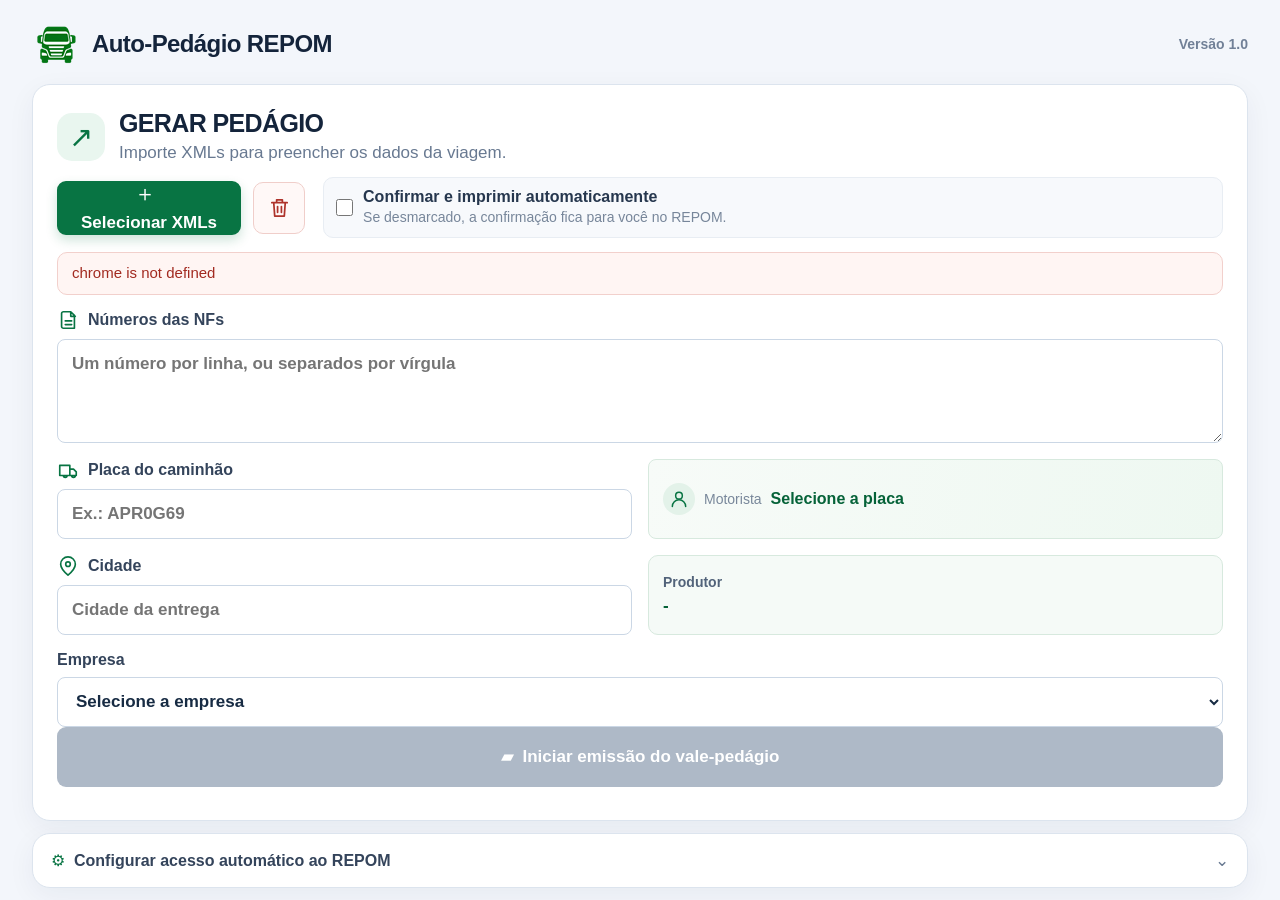
<file: auto-pedagio/app/index.html>
<!doctype html>
<html lang="pt-BR">
<head>
  <meta charset="utf-8">
  <meta name="viewport" content="width=device-width, initial-scale=1">
  <title>Auto-Pedágio REPOM</title>
  <link rel="stylesheet" href="app.css">
</head>
<body>
  <main class="app-shell">
    <header class="topbar">
      <img class="brand-icon" src="../icon/icon-48.png" alt="">
      <h1>Auto-Pedágio REPOM</h1>
      <span class="version-label">Versão 1.0</span>
    </header>

    <section class="panel form-panel">
      <div class="form-intro">
        <div class="form-intro-copy">
          <span class="trip-icon" aria-hidden="true">↗</span>
          <div><h2>GERAR PEDÁGIO</h2><p>Importe XMLs para preencher os dados da viagem.</p></div>
        </div>
        <input id="xmlInput" type="file" accept=".xml,text/xml,application/xml" multiple hidden>
      </div>

      <div class="form-actions">
        <label class="upload-button" for="xmlInput"><span aria-hidden="true">＋</span> Selecionar XMLs</label>
        <button id="btnLimpar" class="clear-button" type="button" aria-label="Limpar formulário" title="Limpar formulário">
          <svg viewBox="0 0 24 24" aria-hidden="true"><path d="M4 7h16M10 11v6m4-6v6M6 7l1 14h10l1-14M9 7V4h6v3"/></svg>
        </button>
        <label class="confirm-option"><input id="autoConfirmar" type="checkbox"><span><strong>Confirmar e imprimir automaticamente</strong><small>Se desmarcado, a confirmação fica para você no REPOM.</small></span></label>
      </div>

      <div id="status" class="status" aria-live="polite">Nenhuma viagem carregada.</div>

      <label class="notes-field">
        <span class="field-label"><svg viewBox="0 0 24 24" aria-hidden="true"><path d="M7 3h8l4 4v14H7a2 2 0 0 1-2-2V5a2 2 0 0 1 2-2Zm8 0v5h5M9 13h7m-7 4h7"/></svg>Números das NFs</span>
        <textarea id="notas" rows="3" placeholder="Um número por linha, ou separados por vírgula" required></textarea>
      </label>

      <div class="field-grid">
        <label><span class="field-label"><svg viewBox="0 0 24 24" aria-hidden="true"><path d="M3 7h11v11H3zM14 11h4l3 3v4h-7zM7 18a2 2 0 1 0 4 0m5 0a2 2 0 1 0 4 0"/></svg>Placa do caminhão</span>
          <input id="placa" list="placas" autocomplete="off" placeholder="Ex.: APR0G69" required>
          <datalist id="placas"></datalist>
          <small id="placaAviso" class="field-warning" hidden>Placa não encontrada na base local de caminhões.</small>
        </label>
        <div class="driver-preview" aria-live="polite"><span class="driver-icon" aria-hidden="true"><svg viewBox="0 0 24 24"><circle cx="12" cy="8" r="4"/><path d="M4 21a8 8 0 0 1 16 0"/></svg></span><span class="driver-label">Motorista</span><strong id="motorista">Selecione a placa</strong></div>
        <label><span class="field-label"><svg viewBox="0 0 24 24" aria-hidden="true"><path d="M20 10c0 5-8 12-8 12S4 15 4 10a8 8 0 1 1 16 0Z"/><circle cx="12" cy="10" r="2.5"/></svg>Cidade</span>
          <input id="cidade" autocomplete="off" placeholder="Cidade da entrega" required>
        </label>
        <div class="producer-card"><span>Produtor</span><strong id="resumoProdutor">-</strong></div>
      </div>

      <label class="company-field">Empresa
        <select id="empresa" required>
          <option value="">Selecione a empresa</option>
          <option value="PLUSVAL">PLUSVAL</option>
          <option value="PLUMA">PLUMA</option>
        </select>
      </label>

      <button id="btnRepom" class="primary-button" type="button" disabled><span aria-hidden="true">▰</span> Iniciar emissão do vale-pedágio</button>
    </section>

    <details class="panel credentials-panel">
      <summary>Configurar acesso automático ao REPOM</summary>
      <p>As credenciais ficam armazenadas localmente nesta extensão. Você também pode deixar os campos vazios e entrar manualmente no REPOM.</p>
      <div class="field-grid">
        <label>Login REPOM PLUSVAL<input id="loginPlusval" autocomplete="username"></label>
        <label>Senha REPOM PLUSVAL<input id="senhaPlusval" type="password" autocomplete="new-password"></label>
        <label>Login REPOM PLUMA<input id="loginPluma" autocomplete="username"></label>
        <label>Senha REPOM PLUMA<input id="senhaPluma" type="password" autocomplete="new-password"></label>
      </div>
      <button id="btnSalvarCredenciais" class="secondary-button" type="button">Salvar credenciais neste navegador</button>
    </details>

  </main>
  <script type="module" src="app.js"></script>
</body>
</html>
</file>
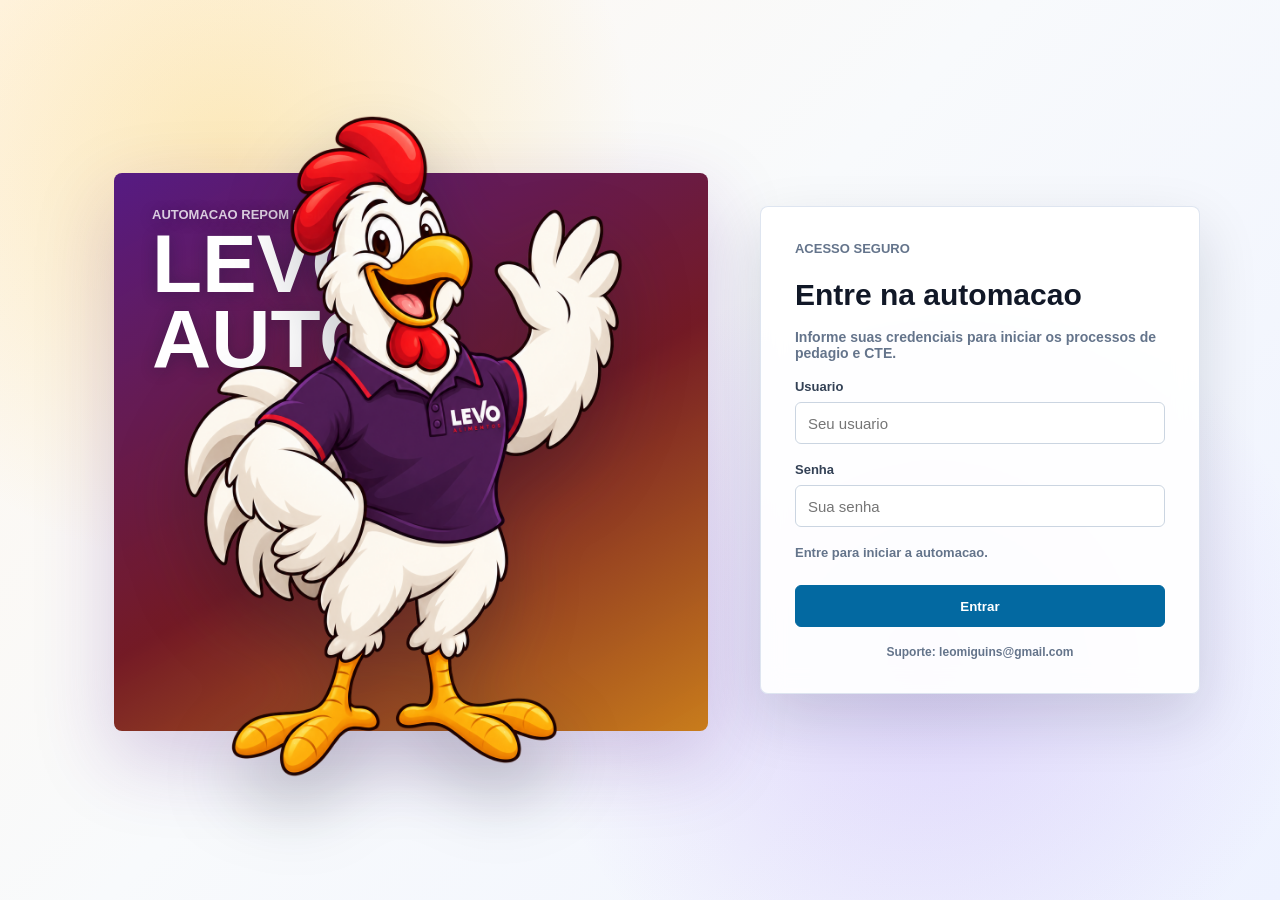
<file: extensao-levo-auto/app/index.html>
<!doctype html>
<html lang="pt-BR">
<head>
    <meta charset="utf-8">
    <meta name="viewport" content="width=device-width, initial-scale=0.9">
    <title>Pedagio Auto</title>
    <link rel="stylesheet" href="app.css">
</head>
<body class="bloqueado">
    <section id="loginView" class="login-shell">
        <div class="login-layout">
            <div class="login-hero" aria-hidden="true">
                <div class="login-brand">
                    <p class="eyebrow">AUTOMACAO REPOM E SIMPLES CTE</p>
                    <h1>LEVO AUTO</h1>
                </div>
                <img class="login-mascot" src="assets/mascote.png" alt="">
            </div>

            <form id="loginForm" class="login-card">
                <p class="eyebrow">Acesso seguro</p>
                <h2>Entre na automacao</h2>
                <p class="login-copy">Informe suas credenciais para iniciar os processos de pedagio e CTE.</p>

                <label>
                    Usuario
                    <input id="loginNome" autocomplete="username" placeholder="Seu usuario" required>
                </label>

                <label>
                    Senha
                    <input id="loginSenha" type="password" autocomplete="current-password" placeholder="Sua senha" required>
                </label>

                <p id="loginStatus" class="login-status">Entre para iniciar a automacao.</p>
                <button class="primary login-submit" type="submit">Entrar</button>
                <p class="login-contact">Suporte: leomiguins@gmail.com</p>
            </form>
        </div>
    </section>

    <main id="appView" class="shell">
        <section class="header">
            <div class="header-brand">
                <button id="btnMenu" class="ghost menu-toggle" type="button" aria-label="Abrir menu" aria-controls="menuLateral" aria-expanded="false">
                    <svg width="24" height="24" viewBox="0 0 24 24" fill="none" stroke="currentColor" stroke-width="2" stroke-linecap="round" aria-hidden="true">
                        <path d="M4 6h16M4 12h16M4 18h16"></path>
                    </svg>
                </button>
                <div>
                <p class="eyebrow">AUTOMAÇÃO REPOM E SIMPLES CTE</p>
                <h1>LEVO AUTO</h1>
                <p id="usuarioSessao" class="session-info"></p>
                </div>
            </div>
            <div class="header-actions">
                <button id="btnSair" class="ghost" type="button">Sair</button>
            </div>
        </section>

        <div class="workspace">
            <div class="main-column">
                <section class="panel">
                    <label class="dropzone" for="xmlInput">
                        <span>Selecionar XML das notas</span>
                        <small>Voce pode escolher uma ou mais NF-e do mesmo servico.</small>
                    </label>
                    <input id="xmlInput" type="file" accept=".xml,text/xml,application/xml" multiple>
                </section>

                <section id="status" class="status empty">
                    Nenhum XML carregado.
                </section>

                <section class="grid">
                    <label>
                        Placa / codigo
                        <input id="placa" autocomplete="off" placeholder="Ex.: MJD9E08">
                        <small id="placaAviso" class="field-alert" hidden>Placa nao encontrada</small>
                    </label>
                    <label>
                        Cidade destino
                        <input id="cidade" autocomplete="off" placeholder="Cidade da NF">
                    </label>
                    <label>
                        Nota inicial
                        <input id="nota" autocomplete="off" placeholder="Numero da primeira NF">
                    </label>
                    <label>
                        Quantidade
                        <input id="quantidade" type="number" min="0" step="1">
                    </label>
                </section>

                <section class="panel">
                    <h2>Dados extraidos</h2>
                    <dl class="summary">
                        <div><dt>Produtor</dt><dd id="produtor">-</dd></div>
                        <div><dt>Empresa emissora</dt><dd id="emitente">-</dd></div>
                        <div><dt>Municipio</dt><dd id="municipio">-</dd></div>
                        <div><dt>Distancia ida</dt><dd id="kmPagamento">-</dd></div>
                        <div><dt>Notas</dt><dd id="notas">-</dd></div>
                        <div><dt>Peso total</dt><dd id="peso">-</dd></div>
                        <div><dt>Valor total</dt><dd id="valor">-</dd></div>
                    </dl>
                </section>

                <section class="panel action-hub">
                    <h2>Comandos</h2>
                    <label class="check">
                        <input id="autoConfirmar" type="checkbox">
                        <span>Autoconfirmar no Repom</span>
                    </label>
                    <label class="check">
                        <input id="semPedagio" type="checkbox">
                        <span>Sem pedagio</span>
                    </label>
                    <label class="check">
                        <input id="autoConfirmarCte" type="checkbox">
                        <span>Autoconfirmar CTE</span>
                    </label>
                    <label class="check">
                        <input id="autoIniciarCte" type="checkbox">
                        <span>Auto-iniciar CTE após o pedágio</span>
                    </label>
                    <div class="button-row">
                        <button id="btnIniciar" class="primary" type="button" disabled>INICIAR</button>
                        <button id="btnLimpar" class="icon-trash-button" type="button" aria-label="Limpar dados" title="Limpar dados">
                            <svg width="20" height="20" viewBox="0 0 24 24" fill="none" stroke="currentColor" stroke-width="1.8" stroke-linecap="round" stroke-linejoin="round" aria-hidden="true">
                                <path d="M3 6h18M8 6V4h8v2m3 0-1 14H6L5 6m4 4v6m6-6v6"></path>
                            </svg>
                        </button>
                    </div>
                </section>
            </div>

            <aside class="cte-panel">
                <h2>Pedagio emitido</h2>
                <dl class="summary cte-summary">
                    <div><dt>Nº pedagio</dt><dd id="repomNumeroPedagio">-</dd></div>
                    <div><dt>Nº meio pagamento</dt><dd id="repomMeioPagamento">-</dd></div>
                    <div><dt>Valor pedagio</dt><dd id="repomValor">-</dd></div>
                    <div><dt>Empresa Repom</dt><dd id="repomEmpresa">-</dd></div>
                </dl>

                <section class="process-section">
                    <h2>Logs do processo</h2>
                    <ol id="processLogs" class="process-logs" aria-live="polite">
                        <li class="process-log pending">Iniciando automacao</li>
                        <li class="process-log pending">Pedagio finalizado</li>
                        <li class="process-log pending">CTE iniciado</li>
                        <li class="process-log pending">Produtores carregados sem erro</li>
                        <li class="process-log pending">Valor do frete inserido</li>
                    </ol>
                </section>

                <section class="history-section">
                    <h2>Historico</h2>
                    <div id="historicoPedagios" class="history-list">
                        Nenhum pedagio emitido.
                    </div>
                </section>
            </aside>
        </div>
    </main>

    <dialog id="menuLateral" class="menu-drawer" aria-labelledby="menuTitulo">
        <div class="menu-drawer-header">
            <h2 id="menuTitulo">Menu</h2>
            <button id="btnFecharMenu" class="ghost menu-toggle" type="button" aria-label="Fechar menu">
                <svg width="24" height="24" viewBox="0 0 24 24" fill="none" stroke="currentColor" stroke-width="2" stroke-linecap="round" aria-hidden="true">
                    <path d="m6 6 12 12M18 6 6 18"></path>
                </svg>
            </button>
        </div>
        <section id="opcoesAdministradorMenu" class="menu-drawer-options" hidden>
            <label class="menu-test-option" for="modoTestePedagio">
                <input id="modoTestePedagio" type="checkbox">
                <span>
                    <strong>Gerar pedágio de teste</strong>
                    <small>Usa dados fictícios. Disponível somente para administradores.</small>
                </span>
            </label>
            <p id="modoTestePedagioStatus" class="menu-test-status" role="status" aria-live="polite"></p>
        </section>
    </dialog>

    <script type="module" src="menu-lateral.js"></script>
    <script type="module" src="app.js"></script>
</body>
</html>
</file>
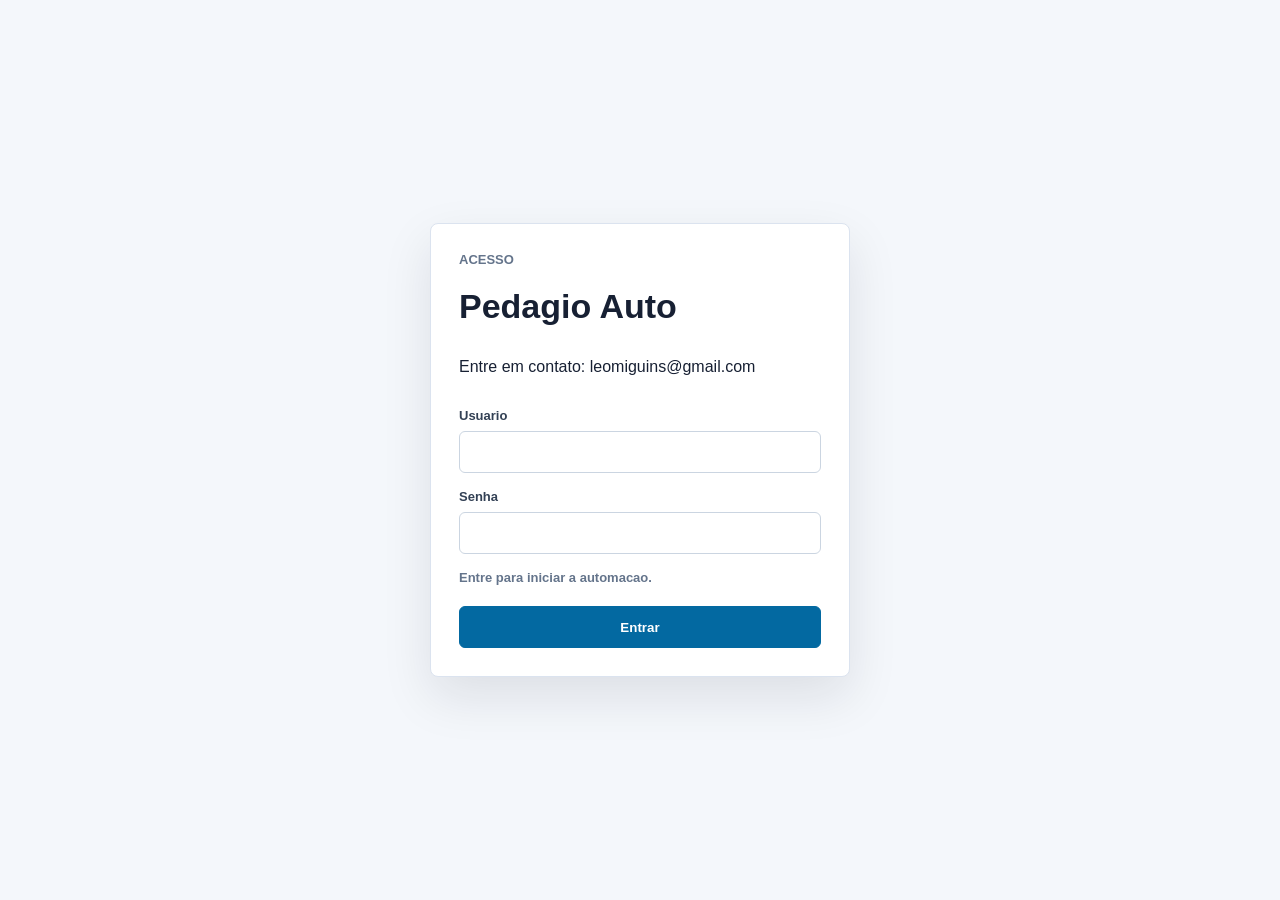
<file: extensão-chrome-repom-v2/app/index.html>
<!doctype html>
<html lang="pt-BR">
<head>
    <meta charset="utf-8">
    <meta name="viewport" content="width=device-width, initial-scale=0.9">
    <title>Pedagio Auto</title>
    <link rel="stylesheet" href="app.css">
</head>
<body class="bloqueado">
    <section id="loginView" class="login-shell">
        <form id="loginForm" class="login-card">
            <p class="eyebrow">Acesso</p>
            <h1>Pedagio Auto</h1>
            <p>Entre em contato: leomiguins@gmail.com</p>

            <label>
                Usuario
                <input id="loginNome" autocomplete="username" required>
            </label>

            <label>
                Senha
                <input id="loginSenha" type="password" autocomplete="current-password" required>
            </label>

            <p id="loginStatus" class="login-status">Entre para iniciar a automacao.</p>
            <button class="primary" type="submit">Entrar</button>
        </form>
    </section>

    <main id="appView" class="shell">
        <section class="header">
            <div>
                <p class="eyebrow">LEVO ALIMENTOS - Automacao operacional </p>
                <h1>PEDAGIO AUTO</h1>
                <p id="usuarioSessao" class="session-info"></p>
            </div>
            <div class="header-actions">
                <button id="btnLimpar" class="ghost" type="button">Limpar</button>
                <button id="btnSair" class="ghost" type="button">Sair</button>
            </div>
        </section>

        <div class="workspace">
            <div class="main-column">
                <section class="panel">
                    <label class="dropzone" for="xmlInput">
                        <span>Selecionar XML das notas</span>
                        <small>Voce pode escolher uma ou mais NF-e do mesmo servico.</small>
                    </label>
                    <input id="xmlInput" type="file" accept=".xml,text/xml,application/xml" multiple>
                </section>

                <section id="status" class="status empty">
                    Nenhum XML carregado.
                </section>

                <section class="grid">
                    <label>
                        Placa / codigo
                        <input id="placa" autocomplete="off" placeholder="Ex.: MJD9E08">
                        <small id="placaAviso" class="field-alert" hidden>Placa nao encontrada</small>
                    </label>
                    <label>
                        Cidade destino
                        <input id="cidade" autocomplete="off" placeholder="Cidade da NF">
                    </label>
                    <label>
                        Nota inicial
                        <input id="nota" autocomplete="off" placeholder="Numero da primeira NF">
                    </label>
                    <label>
                        Quantidade
                        <input id="quantidade" type="number" min="0" step="1">
                    </label>
                </section>

                <section class="panel">
                    <h2>Dados extraidos</h2>
                    <dl class="summary">
                        <div><dt>Produtor</dt><dd id="produtor">-</dd></div>
                        <div><dt>Empresa emissora</dt><dd id="emitente">-</dd></div>
                        <div><dt>Municipio</dt><dd id="municipio">-</dd></div>
                        <div><dt>Distancia ida</dt><dd id="kmPagamento">-</dd></div>
                        <div><dt>Notas</dt><dd id="notas">-</dd></div>
                        <div><dt>Peso total</dt><dd id="peso">-</dd></div>
                        <div><dt>Valor total</dt><dd id="valor">-</dd></div>
                    </dl>
                </section>

                <section class="actions">
                    <label class="check">
                        <input id="autoConfirmar" type="checkbox">
                        <span>Autoconfirmar no Repom</span>
                    </label>
                    <label class="check">
                        <input id="semPedagio" type="checkbox">
                        <span>Sem pedagio</span>
                    </label>
                    <button id="btnSalvar" type="button">Salvar temporario</button>
                    <button id="btnRepom" class="primary" type="button" disabled>Fazer Repom</button>
                </section>
            </div>

            <aside class="cte-panel">
                <h2>Pedagio emitido</h2>
                <dl class="summary cte-summary">
                    <div><dt>Nº pedagio</dt><dd id="repomNumeroPedagio">-</dd></div>
                    <div><dt>Nº meio pagamento</dt><dd id="repomMeioPagamento">-</dd></div>
                    <div><dt>Valor pedagio</dt><dd id="repomValor">-</dd></div>
                    <div><dt>Empresa Repom</dt><dd id="repomEmpresa">-</dd></div>
                </dl>
                <button id="btnCte" class="primary" type="button" disabled>Fazer CTE</button>

                <section class="history-section">
                    <h2>Historico</h2>
                    <div id="historicoPedagios" class="history-list">
                        Nenhum pedagio emitido.
                    </div>
                </section>
            </aside>
        </div>
    </main>

    <script type="module" src="app.js"></script>
</body>
</html>
</file>
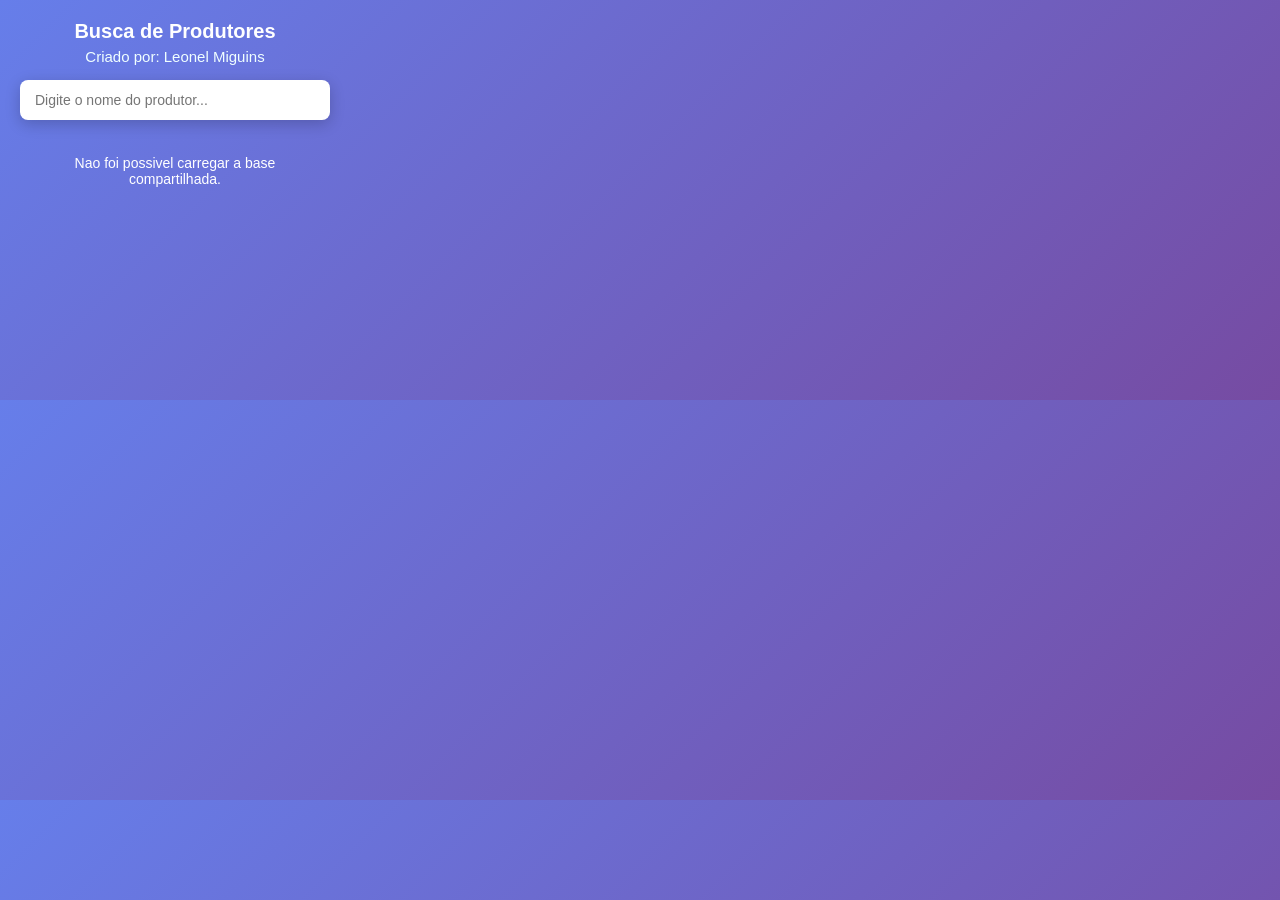
<file: extensão-chrome-integrados/popup.html>
<!DOCTYPE html>
<html lang="pt-BR">
<head>
    <meta charset="UTF-8">
    <meta name="viewport" content="width=device-width, initial-scale=1.0">
    <title>Busca de Produtores</title>
    <link rel="stylesheet" href="popup.css">
</head>
<body>
    <div class="container">
        <h1>Busca de Produtores</h1>
        <p>Criado por: Leonel Miguins</p>
        <input type="text" id="searchInput" placeholder="Digite o nome do produtor..." autofocus>
        <div id="results"></div>
    </div>
    <script src="popup.js"></script>
</body>
</html>
</file>
<file: auto-pedagio/app/app.css>
:root {
  color-scheme: light;
  font-family: Inter, "Segoe UI", Arial, sans-serif;
  color: #14243b;
  background: #f3f6fb;
  font-synthesis: none;
  --green: #087443;
  --green-dark: #056238;
  --line: #dce4ee;
  --muted: #687991;
}

* { box-sizing: border-box; }
body { margin: 0; min-width: 520px; min-height: 100vh; background: #f3f6fb; }
button, input, select, textarea { font: inherit; }
.app-shell { width: min(1480px, calc(100% - 64px)); min-height: 100vh; margin: 0 auto; padding: 10px 0 12px; display: flex; flex-direction: column; gap: 8px; }
.topbar { flex: 0 0 auto; display: flex; align-items: center; gap: 13px; min-height: 48px; }
.brand-mark { display: grid; place-items: center; width: 42px; height: 42px; border-radius: 14px; background: var(--green); color: white; font-size: 17px; font-weight: 800; letter-spacing: -.06em; box-shadow: 0 5px 14px rgba(8, 116, 67, .18); }
h1, h2, p { margin: 0; }
h1 { font-size: 26px; letter-spacing: -.035em; }
h2 { font-size: 24px; letter-spacing: -.025em; }
.eyebrow { margin-bottom: 2px; color: #718097; font-size: 14px; font-weight: 800; letter-spacing: .13em; }
.service-pill { margin-left: auto; padding: 7px 13px; border: 1px solid #d4eadf; border-radius: 999px; background: #e7f5ee; color: var(--green); font-size: 11px; font-weight: 800; letter-spacing: .04em; }
.panel { border: 1px solid var(--line); border-radius: 18px; background: #fff; box-shadow: 0 8px 28px rgba(24, 43, 68, .055); }
.form-panel { flex: 1 0 auto; padding: 20px 22px 16px; }
.form-intro { display: flex; justify-content: space-between; align-items: center; gap: 18px; margin-bottom: 12px; }
.form-intro-copy { display: flex; align-items: center; gap: 14px; min-width: 0; }
.form-intro-copy h2 { margin-bottom: 3px; font-size: 22px; }
.form-intro-copy p { color: var(--muted); font-size: 16px; line-height: 1.4; }
.trip-icon { display: grid; flex: 0 0 auto; place-items: center; width: 48px; height: 48px; border-radius: 15px; background: #e9f6ef; color: var(--green); font-size: 29px; font-weight: 700; }
.form-intro-actions { display: flex; flex: 0 0 auto; align-items: center; gap: 8px; }
.upload-button, .clear-button, .primary-button, .secondary-button { display: inline-flex; justify-content: center; align-items: center; border: 0; border-radius: 9px; cursor: pointer; font-weight: 700; transition: background .15s ease, transform .15s ease, box-shadow .15s ease; }
.upload-button { min-height: 42px; padding: 0 15px; border: 1px solid #a9d4bd; background: #f7fcf9; color: var(--green-dark); font-size: 12px; }
.upload-button:hover { background: #e9f6ef; }
.clear-button { min-height: 40px; padding: 0 11px; background: transparent; color: #697991; font-size: 11px; }
.clear-button:hover { background: #f2f5f9; color: #24354c; }
.status { display: flex; align-items: center; min-height: 34px; margin: 0 0 8px; padding: 8px 12px; border: 1px solid #dce4ee; border-radius: 10px; background: #fbfcfe; color: #52637a; font-size: 11px; line-height: 1.35; }
.status.ok { border-color: #d0e8d9; background: #f2faf5; color: #176b42; }
.status.error { border-color: #f2d0cc; background: #fff5f3; color: #a22a20; }
.manual-hint { display: flex; align-items: center; gap: 8px; min-height: 40px; margin-bottom: 13px; padding: 8px 12px; border: 1px solid #e1eee6; border-radius: 10px; background: #f3f9f5; color: #4d5d70; font-size: 11px; }
.manual-hint span { color: var(--green); font-size: 15px; }
.manual-hint strong { color: #21354a; font-size: 11px; }
.field-grid { display: grid; grid-template-columns: minmax(0, 1fr) minmax(0, 1fr); gap: 12px 14px; }
label { display: flex; flex-direction: column; gap: 6px; color: #34445b; font-size: 11px; font-weight: 700; }
input:not([type="checkbox"]), select, textarea { width: 100%; border: 1px solid #cbd7e5; border-radius: 8px; outline: none; background: #fff; color: #172b43; padding: 9px 11px; font-size: 12px; transition: border-color .15s ease, box-shadow .15s ease; }
input:not([type="checkbox"]), select { min-height: 40px; }
input:focus, select:focus, textarea:focus { border-color: #3c9a69; box-shadow: 0 0 0 3px rgba(8, 116, 67, .1); }
textarea { height: 84px; min-height: 62px; max-height: 120px; resize: vertical; line-height: 1.45; }
.driver-preview { display: flex; align-items: center; align-self: end; gap: 9px; min-width: 0; min-height: 40px; padding: 0 12px; border: 1px solid #d7e9de; border-radius: 8px; background: linear-gradient(100deg, #f7fbf8, #eef8f1); }
.driver-icon { display: grid; flex: 0 0 auto; place-items: center; width: 27px; height: 27px; border-radius: 50%; background: #e3f2e9; color: var(--green); font-size: 17px; }
.driver-label { flex: 0 0 auto; color: #78879a; font-size: 10px; }
.driver-preview strong { min-width: 0; overflow: hidden; color: var(--green-dark); font-size: 12px; text-overflow: ellipsis; white-space: nowrap; }
.wide-field { grid-column: 1 / -1; }
label small { color: #7b879a; font-size: 10px; font-weight: 400; line-height: 1.4; }
.field-warning { color: #b42318 !important; }
.confirm-option { display: flex; flex-direction: row; align-items: center; gap: 10px; min-height: 46px; margin: 12px 0; padding: 8px 11px; border: 1px solid #e8edf3; border-radius: 10px; background: #f7f9fc; }
.confirm-option input { flex: 0 0 auto; width: 17px; height: 17px; margin: 0; accent-color: var(--green); }
.confirm-option span { display: grid; gap: 2px; }
.confirm-option strong { color: #26374e; font-size: 15px; }
.confirm-option small { color: #77869a; font-size: 13px; }
.summary-grid { display: grid; grid-template-columns: repeat(4, minmax(0, 1fr)); gap: 9px; margin-bottom: 12px; }
.summary-grid div { display: flex; flex-direction: column; justify-content: center; min-width: 0; min-height: 58px; padding: 8px 10px; border: 1px solid #dce4ee; border-radius: 9px; background: #fbfcfe; }
.summary-grid span { margin-bottom: 4px; color: #718097; font-size: 12px; text-transform: uppercase; letter-spacing: .08em; font-weight: 800; }
.summary-grid strong { color: #263950; font-size: 11px; line-height: 1.35; overflow-wrap: anywhere; }
.primary-button { width: 100%; min-height: 54px; gap: 9px; padding: 11px; background: linear-gradient(100deg, #087443, #0b8150); color: #fff; font-size: 14px; box-shadow: 0 6px 14px rgba(8, 116, 67, .18); }
.primary-button:hover:not(:disabled) { background: linear-gradient(100deg, #056238, #087443); box-shadow: 0 8px 18px rgba(8, 116, 67, .24); transform: translateY(-1px); }
.primary-button:disabled { background: #aeb9c7; box-shadow: none; cursor: not-allowed; }
.credentials-panel { flex: 0 0 auto; padding: 13px 16px; }
.credentials-panel summary { display: flex; align-items: center; gap: 9px; cursor: pointer; color: #34445b; font-size: 14px; font-weight: 800; list-style: none; }
.credentials-panel summary::-webkit-details-marker { display: none; }
.credentials-panel summary::before { content: "⚙"; color: var(--green); font-size: 16px; }
.credentials-panel summary::after { content: "⌄"; margin-left: auto; color: #687991; font-size: 17px; }
.credentials-panel[open] summary::after { content: "⌃"; }
.credentials-panel p { margin: 9px 0 11px; color: var(--muted); font-size: 14px; line-height: 1.4; }
.credentials-panel .field-grid { margin-bottom: 10px; }
.secondary-button { min-height: 36px; padding: 0 12px; background: #eaf1fb; color: #235d9e; font-size: 14px; }
@media (max-width: 850px) {
  .app-shell { width: calc(100% - 32px); padding: 8px 0; gap: 7px; }
  .form-panel { padding: 16px; }
  .summary-grid { grid-template-columns: repeat(2, minmax(0, 1fr)); }
}
@media (max-width: 620px) {
  body { min-width: 0; }
  .app-shell { width: calc(100% - 20px); }
  .form-intro { align-items: flex-start; flex-direction: column; }
  .form-intro-actions { align-self: stretch; justify-content: flex-end; }
  .field-grid { grid-template-columns: 1fr; }
  .driver-preview { min-height: 40px; }
  .wide-field { grid-column: auto; }
  .summary-grid { grid-template-columns: repeat(2, minmax(0, 1fr)); }
}
@media (max-height: 760px) and (min-width: 621px) {
  .app-shell { padding: 6px 0; gap: 6px; }
  .topbar { min-height: 38px; }
  .brand-mark { width: 36px; height: 36px; border-radius: 11px; }
  .form-panel { padding: 13px 16px 12px; }
  .form-intro { margin-bottom: 8px; }
  .trip-icon { width: 40px; height: 40px; }
  .status { min-height: 30px; margin-bottom: 6px; padding: 6px 10px; }
  .manual-hint { min-height: 34px; margin-bottom: 9px; padding: 6px 10px; }
  .field-grid { gap: 8px 12px; }
  input:not([type="checkbox"]), select { min-height: 36px; padding: 7px 9px; }
  textarea { height: 68px; min-height: 52px; }
  .confirm-option { min-height: 40px; margin: 8px 0; padding: 6px 9px; }
  .summary-grid { margin-bottom: 8px; }
  .summary-grid div { min-height: 48px; }
  .primary-button { min-height: 46px; }
  .credentials-panel { padding: 10px 13px; }
}

/* Typography and primary actions for the simplified trip form. */
body { font-size: 16px; }
.app-shell { gap: 12px; padding-top: 16px; }
.topbar { gap: 16px; min-height: 56px; }
.brand-mark { width: 48px; height: 48px; font-size: 20px; }
h1 { font-size: 30px; }
.eyebrow { font-size: 15px; }
.service-pill { font-size: 13px; }
.form-panel { padding: 24px; }
.form-intro { justify-content: flex-start; margin-bottom: 12px; }
.form-intro-copy h2 { font-size: 25px; }
.form-intro-copy p { font-size: 17px; }
.form-actions { display: flex; align-items: center; gap: 12px; margin: 4px 0 14px; }
.upload-button { min-height: 52px; padding: 0 22px; border: 2px solid var(--green); background: var(--green); color: #fff; font-size: 17px; box-shadow: 0 5px 12px rgba(8, 116, 67, .2); }
.upload-button:hover { background: var(--green-dark); color: #fff; }
.upload-button span { margin-right: 8px; font-size: 22px; line-height: 1; }
.clear-button { min-height: 46px; padding: 0 16px; font-size: 15px; }
.status { min-height: 42px; margin-bottom: 14px; padding: 10px 14px; font-size: 15px; }
.field-grid { gap: 16px; }
label { gap: 8px; font-size: 16px; }
input:not([type="checkbox"]), select, textarea { padding: 12px 14px; font-size: 17px; }
input:not([type="checkbox"]), select { min-height: 50px; }
textarea { height: 104px; min-height: 78px; }
.driver-preview { min-height: 50px; padding: 0 14px; }
.driver-icon { width: 32px; height: 32px; font-size: 20px; }
.driver-label { font-size: 14px; }
.driver-preview strong { font-size: 16px; }
label small { font-size: 13px; }
.producer-card { display: flex; flex-direction: column; justify-content: center; gap: 6px; min-height: 72px; padding: 12px 14px; border: 1px solid #d7e9de; border-radius: 10px; background: #f5faf7; }
.producer-card span { color: #52637a; font-size: 14px; font-weight: 700; }
.producer-card strong { color: var(--green-dark); font-size: 17px; overflow-wrap: anywhere; }
.emission-options { margin: 14px 0; padding: 12px 14px; border: 1px solid var(--line); border-radius: 10px; }
.emission-options summary { cursor: pointer; color: #52637a; font-size: 15px; font-weight: 700; }
.emission-options .field-grid { margin-top: 14px; }
.confirm-option { align-self: end; min-height: 50px; margin: 0; padding: 10px 12px; }
.confirm-option strong { font-size: 15px; }
.confirm-option small { font-size: 13px; }
.primary-button { min-height: 60px; font-size: 17px; }
.credentials-panel { padding: 16px 18px; }
.credentials-panel summary, .credentials-panel p, .secondary-button { font-size: 16px; }
.credentials-panel label { font-size: 15px; }
.credentials-panel input { font-size: 16px; }

@media (max-width: 620px) {
  .form-actions { align-items: stretch; }
  .upload-button { flex: 1; }
  .clear-button { min-height: 52px; }
}

.form-actions { align-items: center; }
.clear-button { display: grid; flex: 0 0 52px; place-items: center; width: 52px; min-height: 52px; padding: 0; border: 1px solid #f0ceca; border-radius: 10px; background: #fff8f7; color: #ae332b; }
.clear-button:hover { background: #ffebe8; color: #8d211b; }
.clear-button svg { width: 23px; height: 23px; fill: none; stroke: currentColor; stroke-width: 1.8; stroke-linecap: round; stroke-linejoin: round; }
.form-actions .confirm-option { flex: 1; min-width: 260px; margin: 0 0 0 6px; }
.confirm-option { min-height: 52px; }
.confirm-option strong { font-size: 16px; }
.confirm-option small { font-size: 14px; }
.notes-field { margin-bottom: 16px; }
.field-label { display: inline-flex; align-items: center; gap: 9px; }
.field-label svg { width: 22px; height: 22px; flex: 0 0 auto; fill: none; stroke: var(--green); stroke-width: 1.8; stroke-linecap: round; stroke-linejoin: round; }
.field-grid { grid-template-columns: minmax(0, 1fr) minmax(0, 1fr); }
.driver-preview { align-self: stretch; }
.driver-icon svg { width: 20px; height: 20px; fill: none; stroke: currentColor; stroke-width: 1.8; stroke-linecap: round; stroke-linejoin: round; }
.producer-card { align-self: stretch; }
.company-field { margin-top: 16px; }
.emission-options { display: none; }

@media (max-width: 850px) {
  .form-actions { flex-wrap: wrap; }
  .form-actions .confirm-option { flex-basis: 100%; margin: 4px 0 0; }
}

@media (max-width: 620px) {
  .form-actions { align-items: center; }
  .upload-button { flex: 1; }
  .clear-button { flex-basis: 52px; }
  .form-actions .confirm-option { flex-basis: 100%; }
  .field-grid { grid-template-columns: 1fr 1fr; }
  .producer-card { min-height: 50px; }
}

.topbar { gap: 12px; }
.brand-icon { display: block; flex: 0 0 auto; width: 48px; height: 48px; object-fit: contain; }
.topbar h1 { font-size: 24px; letter-spacing: -.025em; }
.version-label { margin-left: auto; color: #718097; font-size: 14px; font-weight: 700; }

@media (max-width: 620px) {
  .topbar h1 { font-size: 20px; }
  .brand-icon { width: 42px; height: 42px; }
  .version-label { font-size: 12px; }
}
</file>
<file: extensao-levo-auto/app/app.css>
:root {
    color-scheme: light;
    font-family: Segoe UI, Arial, sans-serif;
    background: #f4f7fb;
    color: #172033;
}

* {
    box-sizing: border-box;
}

body {
    margin: 0;
    min-height: 100vh;
    background: #f4f7fb;
}

body.bloqueado #appView {
    display: none;
}

body:not(.bloqueado) #loginView {
    display: none;
}

.login-shell {
    min-height: 100vh;
    display: grid;
    place-items: center;
    padding: 32px;
    overflow: hidden;
    background:
        radial-gradient(circle at 18% 18%, rgba(251, 191, 36, .28), transparent 32%),
        radial-gradient(circle at 72% 72%, rgba(124, 58, 237, .18), transparent 35%),
        linear-gradient(135deg, #fff7ed 0%, #f8fafc 46%, #eef2ff 100%);
}

.login-layout {
    width: min(1120px, 100%);
    min-height: min(720px, calc(100vh - 64px));
    display: grid;
    grid-template-columns: minmax(0, 1.18fr) minmax(360px, .82fr);
    align-items: center;
    gap: 28px;
}

.login-hero {
    position: relative;
    min-height: 640px;
    display: grid;
    align-items: end;
    isolation: isolate;
}

.login-hero::before {
    position: absolute;
    inset: 58px 16px 54px 34px;
    z-index: -1;
    border-radius: 8px;
    background:
        linear-gradient(150deg, rgba(88, 28, 135, .92), rgba(127, 29, 29, .84) 54%, rgba(245, 158, 11, .76)),
        #3b0f4f;
    box-shadow: 0 28px 80px rgba(88, 28, 135, .22);
    content: "";
}

.login-brand {
    position: absolute;
    top: 92px;
    left: 72px;
    max-width: 360px;
    color: #ffffff;
    text-shadow: 0 2px 16px rgba(15, 23, 42, .32);
}

.login-brand .eyebrow {
    color: rgba(255, 255, 255, .78);
}

.login-brand h1 {
    font-size: clamp(44px, 7vw, 82px);
    line-height: .92;
}

.login-mascot {
    width: min(610px, 92%);
    max-height: 670px;
    justify-self: center;
    object-fit: contain;
    filter: drop-shadow(0 34px 34px rgba(15, 23, 42, .26));
}

.login-card {
    width: min(440px, 100%);
    display: flex;
    flex-direction: column;
    gap: 18px;
    justify-self: end;
    padding: 34px;
    background: rgba(255, 255, 255, .93);
    border: 1px solid rgba(219, 227, 239, .9);
    border-radius: 8px;
    box-shadow: 0 24px 60px rgba(15, 23, 42, .14);
    backdrop-filter: blur(12px);
}

.login-card h2 {
    color: #111827;
    font-size: 30px;
    line-height: 1.1;
    margin-bottom: 0;
}

.login-copy,
.login-contact {
    margin: 0;
    color: #64748b;
    font-size: 14px;
    font-weight: 700;
}

.login-status {
    min-height: 20px;
    margin: 0;
    color: #64748b;
    font-size: 13px;
    font-weight: 700;
}

.login-status.error {
    color: #b42318;
}

.login-submit {
    width: 100%;
    margin-top: 2px;
}

.login-contact {
    text-align: center;
    font-size: 12px;
}

.shell {
    width: min(1240px, calc(100% - 32px));
    margin: 0 auto;
    padding: 32px 0 150px;
}

.header,
.button-row {
    display: flex;
    align-items: center;
    justify-content: space-between;
    gap: 16px;
}

.header {
    margin-bottom: 24px;
}

.header-actions {
    display: flex;
    gap: 10px;
}

.header-brand {
    display: flex;
    align-items: center;
    gap: 16px;
}

.menu-toggle {
    display: inline-flex;
    align-items: center;
    justify-content: center;
    flex-shrink: 0;
    width: 44px;
    height: 44px;
    padding: 0;
}

.menu-drawer {
    position: fixed;
    inset: 0 auto 0 0;
    width: min(320px, 85vw);
    height: 100dvh;
    max-width: none;
    max-height: none;
    margin: 0;
    padding: 24px;
    border: 0;
    border-right: 1px solid #dbe3ef;
    background: #ffffff;
    color: #172033;
    box-shadow: 12px 0 40px rgba(15, 23, 42, .16);
    transform: translateX(-100%);
    transition: transform 250ms ease-out;
}

.menu-drawer[open] {
    transform: translateX(0);
}

@starting-style {
    .menu-drawer[open] {
        transform: translateX(-100%);
    }
}

.menu-drawer::backdrop {
    background: rgba(15, 23, 42, .35);
}

.menu-drawer-header {
    display: flex;
    align-items: center;
    justify-content: space-between;
    gap: 16px;
}

.menu-drawer-header h2 {
    margin: 0;
}

.menu-drawer-options {
    margin-top: 24px;
    padding-top: 20px;
    border-top: 1px solid #dbe3ef;
}

.menu-test-option {
    display: flex;
    align-items: flex-start;
    gap: 12px;
    cursor: pointer;
}

.menu-test-option input {
    margin-top: 3px;
    accent-color: #2563eb;
}

.menu-test-option span {
    display: grid;
    gap: 6px;
}

.menu-test-option small,
.menu-test-status {
    color: #64748b;
    font-size: 13px;
    line-height: 1.45;
}

.menu-test-status {
    margin: 12px 0 0 26px;
}

@media (prefers-reduced-motion: reduce) {
    .menu-drawer {
        transition: none;
    }
}

.session-info {
    margin: 8px 0 0;
    color: #64748b;
    font-size: 19px;
    font-weight: 700;

}

.eyebrow {
    margin: 0 0 4px;
    color: #64748b;
    font-size: 13px;
    font-weight: 700;
    text-transform: uppercase;
}

h1,
h2 {
    margin: 0;
}

h1 {
    font-size: 34px;
}

h2 {
    font-size: 18px;
    margin-bottom: 16px;
}

.panel,
.status,
.grid,
.cte-panel {
    background: #ffffff;
    border: 1px solid #dbe3ef;
    border-radius: 8px;
    margin-bottom: 16px;
}

.panel {
    padding: 20px;
}

.workspace {
    display: grid;
    grid-template-columns: minmax(0, 1fr) 320px;
    gap: 16px;
    align-items: start;
}

.cte-panel {
    position: sticky;
    top: 20px;
    padding: 20px;
}

.dropzone {
    display: flex;
    flex-direction: column;
    align-items: center;
    justify-content: center;
    gap: 8px;
    min-height: 150px;
    border: 2px dashed #94a3b8;
    border-radius: 8px;
    cursor: pointer;
    text-align: center;
}

.dropzone span {
    font-size: 20px;
    font-weight: 800;
}

.dropzone small {
    color: #64748b;
}

#xmlInput {
    display: none;
}

.status {
    padding: 14px 16px;
    color: #0f5132;
    background: #ecfdf3;
    border-color: #b6e2c3;
}

.status.empty {
    color: #475569;
    background: #ffffff;
    border-color: #dbe3ef;
}

.status.error {
    color: #842029;
    background: #fff1f2;
    border-color: #fecdd3;
}

.grid {
    display: grid;
    grid-template-columns: repeat(4, minmax(0, 1fr));
    gap: 14px;
    padding: 20px;
}

label {
    color: #334155;
    font-size: 13px;
    font-weight: 700;
}

input {
    width: 100%;
    height: 42px;
    margin-top: 8px;
    border: 1px solid #cbd5e1;
    border-radius: 6px;
    padding: 0 12px;
    color: #172033;
    font-size: 15px;
    background: #ffffff;
}

input:focus {
    border-color: #0ea5e9;
    outline: 3px solid rgba(14, 165, 233, .18);
}

.field-alert {
    display: block;
    margin-top: 4px;
    color: #b42318;
    font-size: 11px;
    font-weight: 200;
}

.field-alert[hidden] {
    display: none;
}

input.field-error {
    border-color: #f04438;
}

.summary {
    display: grid;
    grid-template-columns: repeat(3, minmax(0, 1fr));
    gap: 12px;
    margin: 0;
}

.cte-summary {
    grid-template-columns: 1fr;
    margin-bottom: 16px;
}

.history-section {
    margin-top: 20px;
    padding-top: 16px;
    border-top: 1px solid #e2e8f0;
}

.process-section {
    margin-top: 20px;
    padding-top: 16px;
    border-top: 1px solid #e2e8f0;
}

.process-logs {
    display: grid;
    gap: 8px;
    margin: 0;
    padding: 0;
    list-style: none;
}

.process-log {
    min-height: 36px;
    display: flex;
    align-items: flex-start;
    gap: 8px;
    padding: 8px 10px;
    border: 1px solid #e2e8f0;
    border-radius: 6px;
    background: #f8fafc;
    color: #475569;
    font-size: 13px;
    font-weight: 800;
    line-height: 1.4;
    overflow-wrap: anywhere;
}

.process-log::before {
    margin-top: 4px;
    width: 9px;
    height: 9px;
    flex: 0 0 auto;
    border-radius: 999px;
    background: #94a3b8;
    content: "";
}

.process-log.ok {
    border-color: #b6e2c3;
    background: #ecfdf3;
    color: #0f5132;
}

.process-log.ok::before {
    background: #16a34a;
}

.process-log.error {
    border-color: #fecdd3;
    background: #fff1f2;
    color: #842029;
}

.process-log.error::before {
    background: #e11d48;
}

.history-list {
    display: grid;
    gap: 10px;
    color: #475569;
    font-size: 13px;
    font-weight: 700;
}

.history-item {
    display: grid;
    gap: 4px;
    padding: 10px;
    border: 1px solid #e2e8f0;
    border-radius: 8px;
    background: #f8fafc;
}

.history-item strong {
    color: #172033;
    font-size: 14px;
}

.history-item span {
    overflow-wrap: anywhere;
}

.summary div {
    min-height: 72px;
    padding: 12px;
    border: 1px solid #e2e8f0;
    border-radius: 8px;
    background: #f8fafc;
}

dt {
    color: #64748b;
    font-size: 12px;
    font-weight: 800;
    text-transform: uppercase;
}

dd {
    margin: 6px 0 0;
    font-size: 15px;
    font-weight: 700;
    word-break: break-word;
}

.producer-group {
    width: 100%;
    min-width: 0;
    height: auto;
    display: grid;
    gap: 4px;
    margin-top: 8px;
    padding: 10px;
    border-color: #cbd5e1;
    background: #ffffff;
    text-align: left;
}

.producer-group:first-child {
    margin-top: 0;
}

.producer-group.selected {
    border-color: #0369a1;
    background: #eff6ff;
}

.producer-group strong,
.producer-group span {
    display: block;
    overflow-wrap: anywhere;
}

.producer-group strong {
    color: #172033;
    font-size: 13px;
}

.producer-group span {
    color: #64748b;
    font-size: 12px;
    font-weight: 700;
}

.action-hub {
    position: fixed;
    right: max(16px, calc((100vw - 1240px) / 2));
    bottom: 14px;
    left: max(16px, calc((100vw - 1240px) / 2));
    z-index: 30;
    display: flex;
    align-items: center;
    gap: 14px;
    margin-bottom: 0;
    padding: 14px 16px;
    box-shadow: 0 16px 42px rgba(15, 23, 42, .16);
}

.action-hub h2 {
    margin-bottom: 0;
    margin-right: 8px;
}

.button-row {
    flex-wrap: wrap;
    justify-content: flex-start;
    margin-left: auto;
}

.check {
    display: flex;
    align-items: center;
    gap: 10px;
}

.check input {
    width: 18px;
    height: 18px;
    margin: 0;
}

button {
    min-width: 132px;
    height: 42px;
    border: 1px solid #cbd5e1;
    border-radius: 6px;
    background: #ffffff;
    color: #172033;
    font-weight: 800;
    cursor: pointer;
}

button.primary {
    border-color: #0369a1;
    background: #0369a1;
    color: #ffffff;
}

button.ghost {
    min-width: 88px;
}

button.icon-trash-button {
    display: inline-flex;
    align-items: center;
    justify-content: center;
    width: 42px;
    min-width: 42px;
    padding: 0;
    border-color: #eab308;
    background: #fef3c7;
    color: #ca8a04;
}

button.icon-trash-button:hover:not(:disabled) {
    border-color: #ca8a04;
    background: #fde68a;
}

button:disabled {
    cursor: not-allowed;
    opacity: .55;
}

@media (max-width: 760px) {
    .login-shell {
        padding: 18px;
    }

    .login-layout {
        min-height: auto;
        grid-template-columns: 1fr;
        gap: 14px;
    }

    .login-hero {
        min-height: 240px;
        align-items: end;
    }

    .login-hero::before {
        inset: 18px 0 8px;
    }

    .login-brand {
        top: 34px;
        left: 24px;
    }

    .login-brand h1 {
        font-size: 42px;
    }

    .login-mascot {
        width: min(300px, 88%);
        max-height: 250px;
        justify-self: end;
        margin-right: 4px;
    }

    .login-card {
        width: 100%;
        justify-self: stretch;
        padding: 24px;
    }

    .header,
    .button-row {
        align-items: stretch;
        flex-direction: column;
    }

    .header-actions {
        flex-direction: column;
    }

    .workspace,
    .grid,
    .summary {
        grid-template-columns: 1fr;
    }

    .shell {
        padding-bottom: 310px;
    }

    .action-hub {
        align-items: stretch;
        flex-direction: column;
    }

    .button-row {
        margin-left: 0;
    }

    .cte-panel {
        position: static;
    }

    button {
        width: 100%;
    }
}
.check.disabled {
    opacity: 0.55;
    cursor: not-allowed;
}

.check.disabled input,
.check.disabled span {
    cursor: not-allowed;
}
</file>
<file: extensão-chrome-repom-v2/app/app.css>
:root {
    color-scheme: light;
    font-family: Segoe UI, Arial, sans-serif;
    background: #f4f7fb;
    color: #172033;
}

* {
    box-sizing: border-box;
}

body {
    margin: 0;
    min-height: 100vh;
    background: #f4f7fb;
}

body.bloqueado #appView {
    display: none;
}

body:not(.bloqueado) #loginView {
    display: none;
}

.login-shell {
    min-height: 100vh;
    display: grid;
    place-items: center;
    padding: 24px;
}

.login-card {
    width: min(420px, 100%);
    display: flex;
    flex-direction: column;
    gap: 16px;
    padding: 28px;
    background: #ffffff;
    border: 1px solid #dbe3ef;
    border-radius: 8px;
    box-shadow: 0 20px 50px rgba(15, 23, 42, .10);
}

.login-status {
    min-height: 20px;
    margin: 0;
    color: #64748b;
    font-size: 13px;
    font-weight: 700;
}

.login-status.error {
    color: #b42318;
}

.shell {
    width: min(1240px, calc(100% - 32px));
    margin: 0 auto;
    padding: 32px 0;
}

.header,
.actions {
    display: flex;
    align-items: center;
    justify-content: space-between;
    gap: 16px;
}

.header {
    margin-bottom: 24px;
}

.header-actions {
    display: flex;
    gap: 10px;
}

.session-info {
    margin: 8px 0 0;
    color: #64748b;
    font-size: 19px;
    font-weight: 700;

}

.eyebrow {
    margin: 0 0 4px;
    color: #64748b;
    font-size: 13px;
    font-weight: 700;
    text-transform: uppercase;
}

h1,
h2 {
    margin: 0;
}

h1 {
    font-size: 34px;
}

h2 {
    font-size: 18px;
    margin-bottom: 16px;
}

.panel,
.status,
.grid,
.cte-panel {
    background: #ffffff;
    border: 1px solid #dbe3ef;
    border-radius: 8px;
    margin-bottom: 16px;
}

.panel {
    padding: 20px;
}

.workspace {
    display: grid;
    grid-template-columns: minmax(0, 1fr) 320px;
    gap: 16px;
    align-items: start;
}

.cte-panel {
    position: sticky;
    top: 20px;
    padding: 20px;
}

.dropzone {
    display: flex;
    flex-direction: column;
    align-items: center;
    justify-content: center;
    gap: 8px;
    min-height: 150px;
    border: 2px dashed #94a3b8;
    border-radius: 8px;
    cursor: pointer;
    text-align: center;
}

.dropzone span {
    font-size: 20px;
    font-weight: 800;
}

.dropzone small {
    color: #64748b;
}

#xmlInput {
    display: none;
}

.status {
    padding: 14px 16px;
    color: #0f5132;
    background: #ecfdf3;
    border-color: #b6e2c3;
}

.status.empty {
    color: #475569;
    background: #ffffff;
    border-color: #dbe3ef;
}

.status.error {
    color: #842029;
    background: #fff1f2;
    border-color: #fecdd3;
}

.grid {
    display: grid;
    grid-template-columns: repeat(4, minmax(0, 1fr));
    gap: 14px;
    padding: 20px;
}

label {
    color: #334155;
    font-size: 13px;
    font-weight: 700;
}

input {
    width: 100%;
    height: 42px;
    margin-top: 8px;
    border: 1px solid #cbd5e1;
    border-radius: 6px;
    padding: 0 12px;
    color: #172033;
    font-size: 15px;
}

input:focus {
    border-color: #0ea5e9;
    outline: 3px solid rgba(14, 165, 233, .18);
}

.field-alert {
    display: block;
    margin-top: 4px;
    color: #b42318;
    font-size: 11px;
    font-weight: 200;
}

.field-alert[hidden] {
    display: none;
}

input.field-error {
    border-color: #f04438;
}

.summary {
    display: grid;
    grid-template-columns: repeat(3, minmax(0, 1fr));
    gap: 12px;
    margin: 0;
}

.cte-summary {
    grid-template-columns: 1fr;
    margin-bottom: 16px;
}

.history-section {
    margin-top: 20px;
    padding-top: 16px;
    border-top: 1px solid #e2e8f0;
}

.history-list {
    display: grid;
    gap: 10px;
    color: #475569;
    font-size: 13px;
    font-weight: 700;
}

.history-item {
    display: grid;
    gap: 4px;
    padding: 10px;
    border: 1px solid #e2e8f0;
    border-radius: 8px;
    background: #f8fafc;
}

.history-item strong {
    color: #172033;
    font-size: 14px;
}

.history-item span {
    overflow-wrap: anywhere;
}

.summary div {
    min-height: 72px;
    padding: 12px;
    border: 1px solid #e2e8f0;
    border-radius: 8px;
    background: #f8fafc;
}

dt {
    color: #64748b;
    font-size: 12px;
    font-weight: 800;
    text-transform: uppercase;
}

dd {
    margin: 6px 0 0;
    font-size: 15px;
    font-weight: 700;
    word-break: break-word;
}

.producer-group {
    width: 100%;
    min-width: 0;
    height: auto;
    display: grid;
    gap: 4px;
    margin-top: 8px;
    padding: 10px;
    border-color: #cbd5e1;
    background: #ffffff;
    text-align: left;
}

.producer-group:first-child {
    margin-top: 0;
}

.producer-group.selected {
    border-color: #0369a1;
    background: #eff6ff;
}

.producer-group strong,
.producer-group span {
    display: block;
    overflow-wrap: anywhere;
}

.producer-group strong {
    color: #172033;
    font-size: 13px;
}

.producer-group span {
    color: #64748b;
    font-size: 12px;
    font-weight: 700;
}

.actions {
    padding-top: 6px;
}

.check {
    display: flex;
    align-items: center;
    gap: 10px;
}

.check input {
    width: 18px;
    height: 18px;
    margin: 0;
}

button {
    min-width: 132px;
    height: 42px;
    border: 1px solid #cbd5e1;
    border-radius: 6px;
    background: #ffffff;
    color: #172033;
    font-weight: 800;
    cursor: pointer;
}

button.primary {
    border-color: #0369a1;
    background: #0369a1;
    color: #ffffff;
}

button.ghost {
    min-width: 88px;
}

button:disabled {
    cursor: not-allowed;
    opacity: .55;
}

@media (max-width: 760px) {
    .header,
    .actions {
        align-items: stretch;
        flex-direction: column;
    }

    .header-actions {
        flex-direction: column;
    }

    .workspace,
    .grid,
    .summary {
        grid-template-columns: 1fr;
    }

    .cte-panel {
        position: static;
    }

    button {
        width: 100%;
    }
}
</file>
<file: extensão-chrome-integrados/popup.css>
* {
  margin: 0;
  padding: 0;
  box-sizing: border-box;
}

body {
  width: 350px;
  font-family: 'Segoe UI', Tahoma, Geneva, Verdana, sans-serif;
  background: linear-gradient(135deg, #667eea 0%, #764ba2 100%);
  min-height: 400px;
}

.container {
  padding: 20px;
}

h1 {
  color: white;
  font-size: 20px;
  margin-bottom: 5px;
  text-align: center;
}

p {
  font-size: 15px;
  text-align: center;
  color: azure;
  margin-bottom: 15px;
}

#searchInput {
  width: 100%;
  padding: 12px 15px;
  border: none;
  border-radius: 8px;
  font-size: 14px;
  margin-bottom: 15px;
  box-shadow: 0 2px 10px rgba(0, 0, 0, 0.1);
  outline: none;
  transition: box-shadow 0.3s ease;
}

#searchInput:focus {
  box-shadow: 0 4px 15px rgba(0, 0, 0, 0.2);
}

#results {
  max-height: 300px;
  overflow-y: auto;
}

.results-list {
  list-style: none;
}

.result-item {
  background: white;
  padding: 12px 15px;
  margin-bottom: 8px;
  border-radius: 8px;
  display: flex;
  justify-content: space-between;
  align-items: center;
  gap: 12px;
  box-shadow: 0 2px 5px rgba(0, 0, 0, 0.1);
  transition: transform 0.2s ease;
}

.result-item:hover {
  transform: translateY(-2px);
  box-shadow: 0 4px 10px rgba(0, 0, 0, 0.15);
}

.produtor-info {
  min-width: 0;
}

.produtor-name {
  display: block;
  font-weight: 600;
  color: #333;
  font-size: 14px;
  line-height: 1.25;
}

.produtor-city {
  display: block;
  color: #666;
  font-size: 12px;
  margin-top: 3px;
}

.produtor-cood {
  white-space: nowrap;
  font-size: 10px;
}

.km-value {
  background: linear-gradient(135deg, #667eea 0%, #764ba2 100%);
  color: white;
  padding: 4px 10px;
  border-radius: 12px;
  font-size: 12px;
  font-weight: 500;
  flex-shrink: 0;
}

.no-results {
  color: white;
  text-align: center;
  padding: 20px;
  font-size: 14px;
}

#results::-webkit-scrollbar {
  width: 6px;
}

#results::-webkit-scrollbar-track {
  background: rgba(255, 255, 255, 0.1);
  border-radius: 3px;
}

#results::-webkit-scrollbar-thumb {
  background: rgba(255, 255, 255, 0.3);
  border-radius: 3px;
}
</file>
